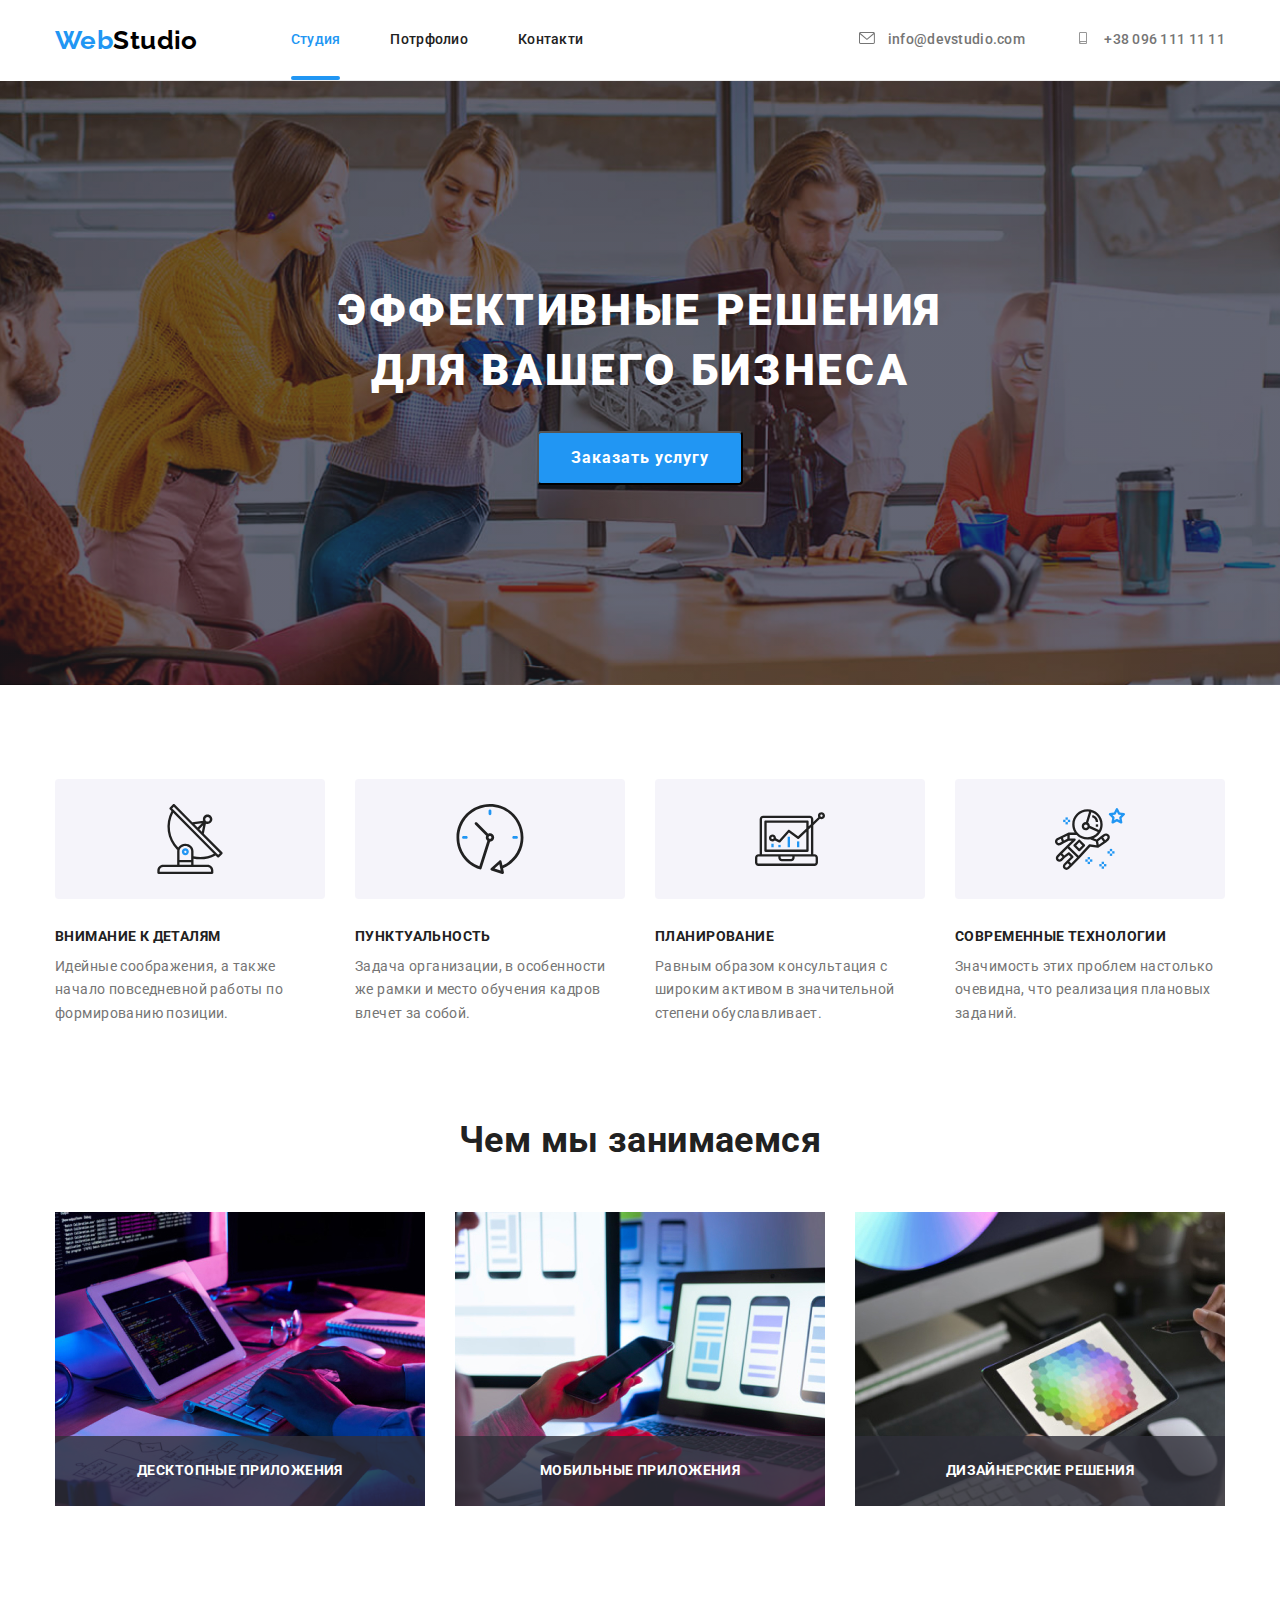
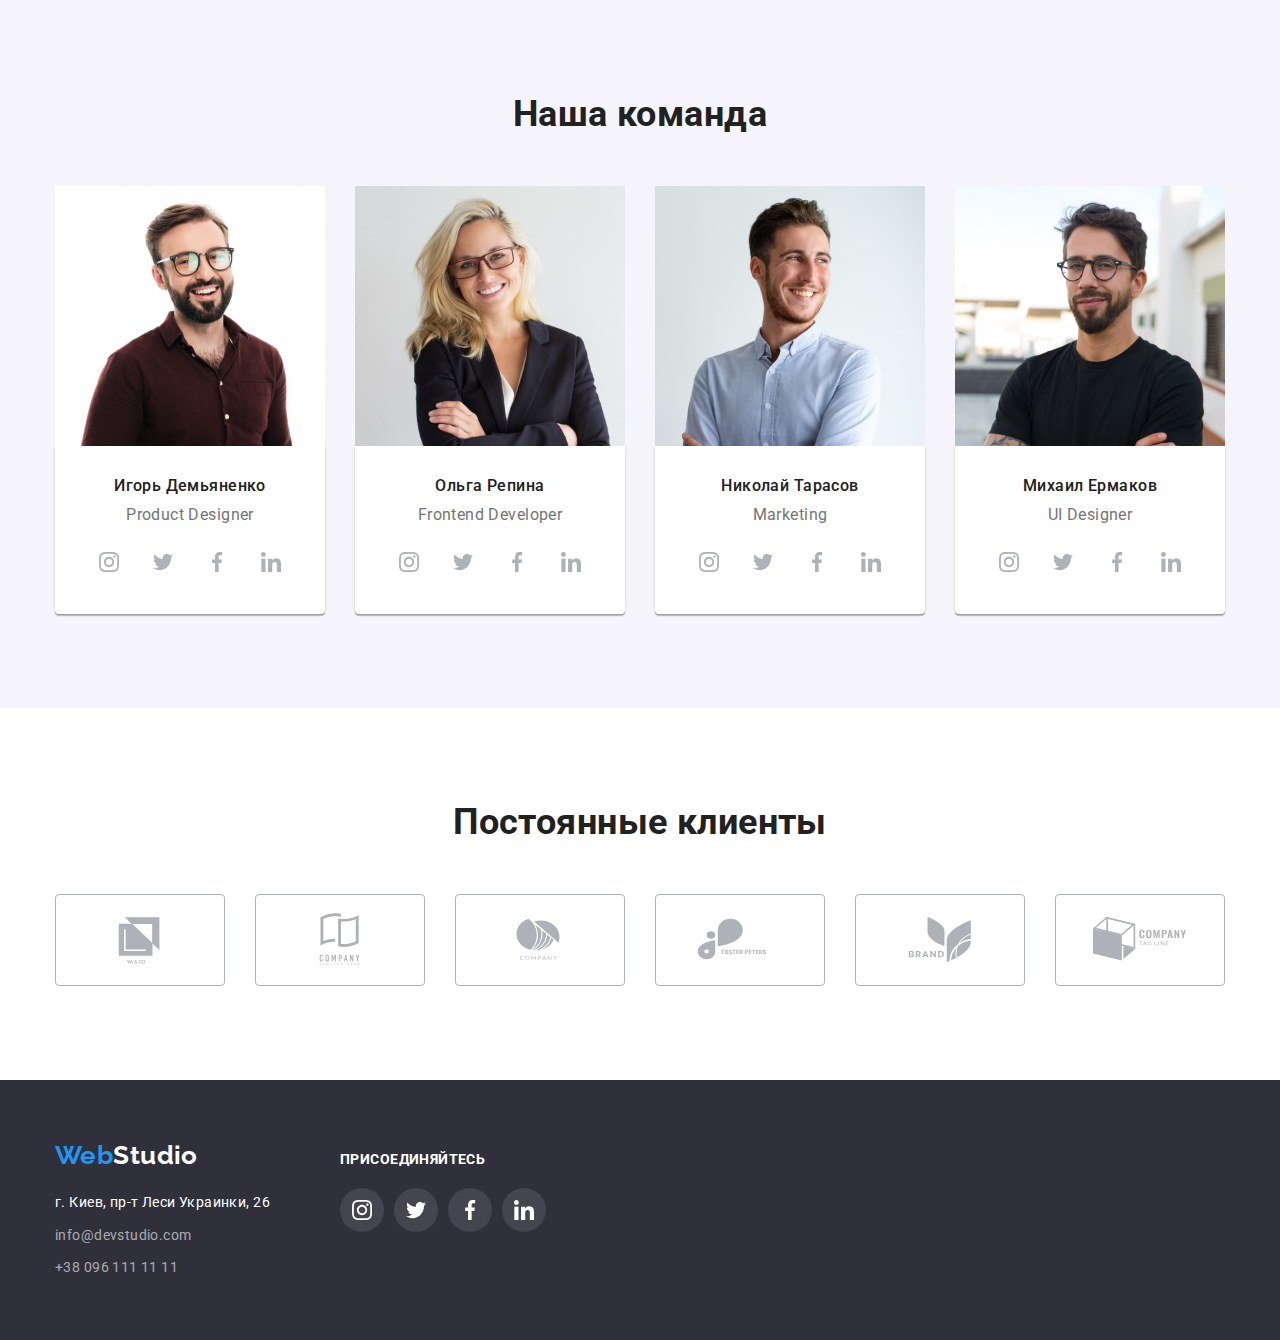
<file: index.html>
<!DOCTYPE html>
<html lang="ru">

<head>
    <meta charset="UTF-8">
    <meta http-equiv="X-UA-Compatible" content="IE=edge">
    <meta name="viewport" content="width=device-width, initial-scale=1.0">
    <title>Веб-студия</title>
    <link rel="preconnect" href="https://fonts.gstatic.com">
    <link href="https://fonts.googleapis.com/css2?family=Roboto:wght@400;500;700;900&display=swap" rel="stylesheet">
    <link rel="preconnect" href="https://fonts.gstatic.com">
    <link href="https://fonts.googleapis.com/css2?family=Raleway:wght@700&display=swap" rel="stylesheet">
    <link rel="stylesheet" href="https://cdnjs.cloudflare.com/ajax/libs/modern-normalize/1.0.0/modern-normalize.css">
    <link rel="stylesheet" href="./css/styles.css">


</head>

<body>
    <div class="container header-container">
        <header class="page-header">
            <nav class="site-nav">
                <a class="link logo-text logo" href="index.html">Web<span class="logo-item">Studio</span></a>
                <ul class="list list-nav">
                    <li class="menu-item"><a class="link link-accent link-after current" href="./index.html">Студия</a></li>
                    <li class="menu-item"><a class="link link-accent link-after" href="./portfolio.html">Потрфолио</a></li>
                    <li class="menu-item"><a class="link link-accent link-after" href="">Контакти</a></li>
                </ul>
            </nav>
            <div class="contacts-head">
                <ul class="list list-nav">
                    <li class="contact-item">
                        <a class="link link-accent link-address" href="mailto:info@devstudio.com">
                            <svg class="contacts-svg" width="16" height="12">
                                <use href="./images/icons/sprite.svg#icon-envelope-icon"></use>
                            </svg>
                            info@devstudio.com
                        </a>
                    </li>
                    <li class="contact-item">
                        <a class="link link-accent link-address" href="tel:+380961111111">
                            <svg class="contacts-svg" width="16" height="12">
                                <use href="./images/icons/sprite.svg#icon-smartphone-icon"></use>
                            </svg>
                            +38 096 111 11 11</a>
                    </li>
                </ul>
            </div>
        </header>
    </div>
    <main>
        <!-- секция шапка -->
        <section class="section-hero">
            <h1 class="main-title-text">Эффективные решения <br> для вашего бизнеса</h1>
            <button class="button-index" data-modal-open>Заказать услугу</button>
        </section>
        <!-- секция "наши преимущества". Позже заголовок Н2 будет скрыт -->
        <section class="section benefits">
            <div class="container">
                <h2 class="visually-hidden">Наши преимущества</h2>
                <ul class="list benefits-list card-set">
                    <li class="item benefits-item ben-antenna">
                        <h3 class="sub-title-text">Внимание к деталям</h3>
                        <p>Идейные соображения, а также начало повседневной работы по формированию позиции.</p>
                    </li>
                    <li class="item benefits-item ben-clock">
                        <h3 class="sub-title-text">Пунктуальность</h3>
                        <p>Задача организации, в особенности же рамки и место обучения кадров влечет за собой.</p>
                    </li>
                    <li class="item benefits-item ben-diag">
                        <h3 class="sub-title-text">Планирование</h3>
                        <p>Равным образом консультация с широким активом в значительной степени обуславливает.</p>
                    </li>
                    <li class="item benefits-item ben-ast">
                        <h3 class="sub-title-text">Современные технологии</h3>
                        <p>Значимость этих проблем настолько очевидна, что реализация плановых заданий.</p>
                    </li>
                </ul>
            </div>
        </section>
        <!-- секция "чем мы занимаемся" -->
        <section class="section">
            <div class="container">
                <h2 class="title-text">Чем мы занимаемся</h2>
                <ul class="list card-set">
                    <li class="item work-item">
                        <div class="work-item-types">
                        <img src="./images/specialization_photo/img1.jpg"
                            alt="Набор кода на клавиатуре" width="370" />
                            <div class="work-item-descript">
                            <p class="work-item-title">Десктопные приложения</p>
                            </div>
                            </div>
                    </li>
                    <li class="item work-item">
                        <div class="work-item-types">
                        <img src="./images/specialization_photo/img2.jpg"
                            alt="Розработка мобильного приложения" width="370" /> 
                            <div class="work-item-descript">
                                <p class="work-item-title">Мобильные приложения</p>
                            </div>
                            </div>
                        </li>
                    <li class="item work-item">
                        <div class="work-item-types">
                        <img src="./images/specialization_photo/img3.jpg"
                            alt="Цветовая палитра на планшете" width="370" />
                            <div class="work-item-descript">
                                <p class="work-item-title">Дизайнерские решения</p>
                            </div>
                            </div>
                    </li>
                </ul>
            </div>
        </section>
        <!-- секция "Наша команда" -->
        <section class="section team-section">
            <div class="container">
                <h2 class="title-text">Наша команда</h2>
                <ul class="list card-set">
                    <li class="item worker-item">
                        <img src="./images/team_photo/img1.jpg" alt="Игорь Демьяненко" width="270" />
                        <div class="worker-card">
                            <h3 class="team-name-text">Игорь Демьяненко</h3>
                            <p class="team-position-text" lang="en">Product Designer</p>
                            <ul class="list social-icons">
                                <li class="social-icons-item">
                                    <a href="" class="social-icons-link" target="_blank" rel="noopener noreferrer">
                                        <svg class="social-icons-svg">
                                            <use href="./images/icons/sprite.svg#icon-instagram"></use>
                                        </svg>
                                    </a>
                                </li>
                                <li class="social-icons-item">
                                    <a href="" class="social-icons-link" target="_blank" rel="noopener noreferrer">
                                        <svg class="social-icons-svg">
                                            <use href="./images/icons/sprite.svg#icon-twitter"></use>
                                        </svg>
                                    </a>
                                </li>
                                <li class="social-icons-item">
                                    <a href="" class="social-icons-link" target="_blank" rel="noopener noreferrer">
                                        <svg class="social-icons-svg">
                                            <use href="./images/icons/sprite.svg#icon-facebook"></use>
                                        </svg>
                                    </a>
                                </li>
                                <li class="social-icons-item">
                                    <a href="" class="social-icons-link" target="_blank" rel="noopener noreferrer">
                                        <svg class="social-icons-svg">
                                            <use href="./images/icons/sprite.svg#icon-linkedin"></use>
                                        </svg>
                                    </a>
                                </li>

                            </ul>
                        </div>
                    </li>
                    <li class="item worker-item">
                        <img src="./images/team_photo/img2.jpg" alt="Ольга Репина" width="270" />
                        <div class="worker-card">
                            <h3 class="team-name-text">Ольга Репина</h3>
                            <p class="team-position-text" lang="en">Frontend Developer</p>
                            <ul class="list social-icons">
                                <li class="social-icons-item">
                                    <a href="" class="social-icons-link" target="_blank" rel="noopener noreferrer">
                                        <svg class="social-icons-svg">
                                            <use href="./images/icons/sprite.svg#icon-instagram"></use>
                                        </svg>
                                    </a>
                                </li>
                                <li class="social-icons-item">
                                    <a href="" class="social-icons-link" target="_blank" rel="noopener noreferrer">
                                        <svg class="social-icons-svg">
                                            <use href="./images/icons/sprite.svg#icon-twitter"></use>
                                        </svg>
                                    </a>
                                </li>
                                <li class="social-icons-item">
                                    <a href="" class="social-icons-link" target="_blank" rel="noopener noreferrer">
                                        <svg class="social-icons-svg">
                                            <use href="./images/icons/sprite.svg#icon-facebook"></use>
                                        </svg>
                                    </a>
                                </li>
                                <li class="social-icons-item">
                                    <a href="" class="social-icons-link" target="_blank" rel="noopener noreferrer">
                                        <svg class="social-icons-svg">
                                            <use href="./images/icons/sprite.svg#icon-linkedin"></use>
                                        </svg>
                                    </a>
                                </li>

                            </ul>
                        </div>
                    </li>
                    <li class="item worker-item">
                        <img src="./images/team_photo/img3.jpg" alt="Николай Тарасов" width="270" />
                        <div class="worker-card">
                            <h3 class="team-name-text">Николай Тарасов</h3>
                            <p class="team-position-text" lang="en">Marketing</p>
                            <ul class="list social-icons">
                                <li class="social-icons-item">
                                    <a href="" class="social-icons-link" target="_blank" rel="noopener noreferrer">
                                        <svg class="social-icons-svg">
                                            <use href="./images/icons/sprite.svg#icon-instagram"></use>
                                        </svg>
                                    </a>
                                </li>
                                <li class="social-icons-item">
                                    <a href="" class="social-icons-link" target="_blank" rel="noopener noreferrer">
                                        <svg class="social-icons-svg">
                                            <use href="./images/icons/sprite.svg#icon-twitter"></use>
                                        </svg>
                                    </a>
                                </li>
                                <li class="social-icons-item">
                                    <a href="" class="social-icons-link" target="_blank" rel="noopener noreferrer">
                                        <svg class="social-icons-svg">
                                            <use href="./images/icons/sprite.svg#icon-facebook"></use>
                                        </svg>
                                    </a>
                                </li>
                                <li class="social-icons-item">
                                    <a href="" class="social-icons-link" target="_blank" rel="noopener noreferrer">
                                        <svg class="social-icons-svg">
                                            <use href="./images/icons/sprite.svg#icon-linkedin"></use>
                                        </svg>
                                    </a>
                                </li>

                            </ul>
                        </div>
                    </li>
                    <li class="item worker-item">
                        <img src="./images/team_photo/img4.jpg" alt="Михаил Ермаков" width="270" />
                        <div class="worker-card">
                            <h3 class="team-name-text">Михаил Ермаков</h3>
                            <p class="team-position-text" lang="en">UI Designer</p>
                            <ul class="list social-icons">
                                <li class="social-icons-item">
                                    <a href="" class="social-icons-link" target="_blank" rel="noopener noreferrer">
                                        <svg class="social-icons-svg">
                                            <use href="./images/icons/sprite.svg#icon-instagram"></use>
                                        </svg>
                                    </a>
                                </li>
                                <li class="social-icons-item">
                                    <a href="" class="social-icons-link" target="_blank" rel="noopener noreferrer">
                                        <svg class="social-icons-svg">
                                            <use href="./images/icons/sprite.svg#icon-twitter"></use>
                                        </svg>
                                    </a>
                                </li>
                                <li class="social-icons-item">
                                    <a href="" class="social-icons-link" target="_blank" rel="noopener noreferrer">
                                        <svg class="social-icons-svg">
                                            <use href="./images/icons/sprite.svg#icon-facebook"></use>
                                        </svg>
                                    </a>
                                </li>
                                <li class="social-icons-item">
                                    <a href="" class="social-icons-link" target="_blank" rel="noopener noreferrer">
                                        <svg class="social-icons-svg">
                                            <use href="./images/icons/sprite.svg#icon-linkedin"></use>
                                        </svg>
                                    </a>
                                </li>

                            </ul>
                        </div>
                    </li>
                </ul>
            </div>
        </section>
        <section class="section our-clients">
            <div class="container">
                <h2 class="title-text">Постоянные клиенты</h2>
                <ul class="list clients-list">
                    <li class="client-item">
                        <a href="" class="link clients-icons-link" target="_blank" rel="noopener noreferrer">
                            <svg class="clients-icons-svg">
                                <use href="./images/icons/sprite.svg#icon-logo1"></use>
                            </svg>
                        </a>
                    </li>
                    <li class="client-item">
                        <a href="" class="link clients-icons-link" target="_blank" rel="noopener noreferrer">
                            <svg class="clients-icons-svg">
                                <use href="./images/icons/sprite.svg#icon-logo2"></use>
                            </svg>
                        </a>
                    </li>
                    <li class="client-item">
                        <a href="" class="link clients-icons-link" target="_blank" rel="noopener noreferrer">
                            <svg class="clients-icons-svg">
                                <use href="./images/icons/sprite.svg#icon-logo3"></use>
                            </svg>
                        </a>
                    </li>
                    <li class="client-item">
                        <a href="" class="link clients-icons-link" target="_blank" rel="noopener noreferrer">
                            <svg class="clients-icons-svg">
                                <use href="./images/icons/sprite.svg#icon-logo4"></use>
                            </svg>
                        </a>
                    </li>
                    <li class="client-item">
                        <a href="" class="link clients-icons-link" target="_blank" rel="noopener noreferrer">
                            <svg class="clients-icons-svg">
                                <use href="./images/icons/sprite.svg#icon-logo5"></use>
                            </svg>
                        </a>
                    </li>
                    <li class="client-item">
                        <a href="" class="link clients-icons-link" target="_blank" rel="noopener noreferrer">
                            <svg class="clients-icons-svg">
                                <use href="./images/icons/sprite.svg#icon-logo6"></use>
                            </svg>
                        </a>
                    </li>


                </ul>

            </div>


        </section>
    </main>
    <footer>
        <div class="footer-section">
            <div class="container footer-container">
                <div class="contacts">
                    <a class="link logo-text logo-text-footer" href="index.html">Web<span
                            class="logo-item-white">Studio</span></a>
                    <address>
                        <ul class="list">
                            <li class="adress-in-foot-list">
                                <a class="link address-in-footer" href="https://goo.gl/maps/eZaEBdZkiq7512ZRA">г. Киев,
                                    пр-т
                                    Леси
                                    Украинки, 26</a>
                            </li>
                            <li class="adress-in-foot-list">
                                <a class="link address-in-footer-tr"
                                    href="mailto:info@devstudio.com">info@devstudio.com</a>
                            </li>
                            <li class="adress-in-foot-list">
                                <a class="link address-in-footer-tr" href="tel:+380961111111">+38 096 111 11 11</a>
                            </li>
                        </ul>
                    </address>
                </div>
                <div class="socials">
                    <p class="par-in-footer">присоединяйтесь</p>
                    <ul class="list social-icons social-icons-foot">
                        <li class="social-icons-item">
                            <a href="" class="social-icons-link social-icons-link-foot" target="_blank"
                                rel="noopener noreferrer">
                                <svg class="social-icons-svg social-icons-svg-foot">
                                    <use href="./images/icons/sprite.svg#icon-instagram"></use>
                                </svg>
                            </a>
                        </li>
                        <li class="social-icons-item">
                            <a href="" class="social-icons-link social-icons-link-foot" target="_blank"
                                rel="noopener noreferrer">
                                <svg class="social-icons-svg social-icons-svg-foot">
                                    <use href="./images/icons/sprite.svg#icon-twitter"></use>
                                </svg>
                            </a>
                        </li>
                        <li class="social-icons-item">
                            <a href="" class="social-icons-link social-icons-link-foot" target="_blank"
                                rel="noopener noreferrer">
                                <svg class="social-icons-svg social-icons-svg-foot">
                                    <use href="./images/icons/sprite.svg#icon-facebook"></use>
                                </svg>
                            </a>
                        </li>
                        <li class="social-icons-item">
                            <a href="" class="social-icons-link social-icons-link-foot" target="_blank"
                                rel="noopener noreferrer">
                                <svg class="social-icons-svg social-icons-svg-foot">
                                    <use href="./images/icons/sprite.svg#icon-linkedin"></use>
                                </svg>
                            </a>
                        </li>
                    </ul>
                </div>
            </div>
        </div>
    </footer>
    <div class="backdrop is-hidden" data-modal>
        <div class="modal">
            <button class="modal-button" data-modal-close>
            <svg class="close-modal-svg" width=18px height=18px>
                <use href="./images/icons/modals-icons/sprite-modal.svg#icon-close-black-icon"></use>
            </svg>
            </button>
        </div>
</div>
    <script src="./js/modal.js"></script>
</body>


</html>
</file>
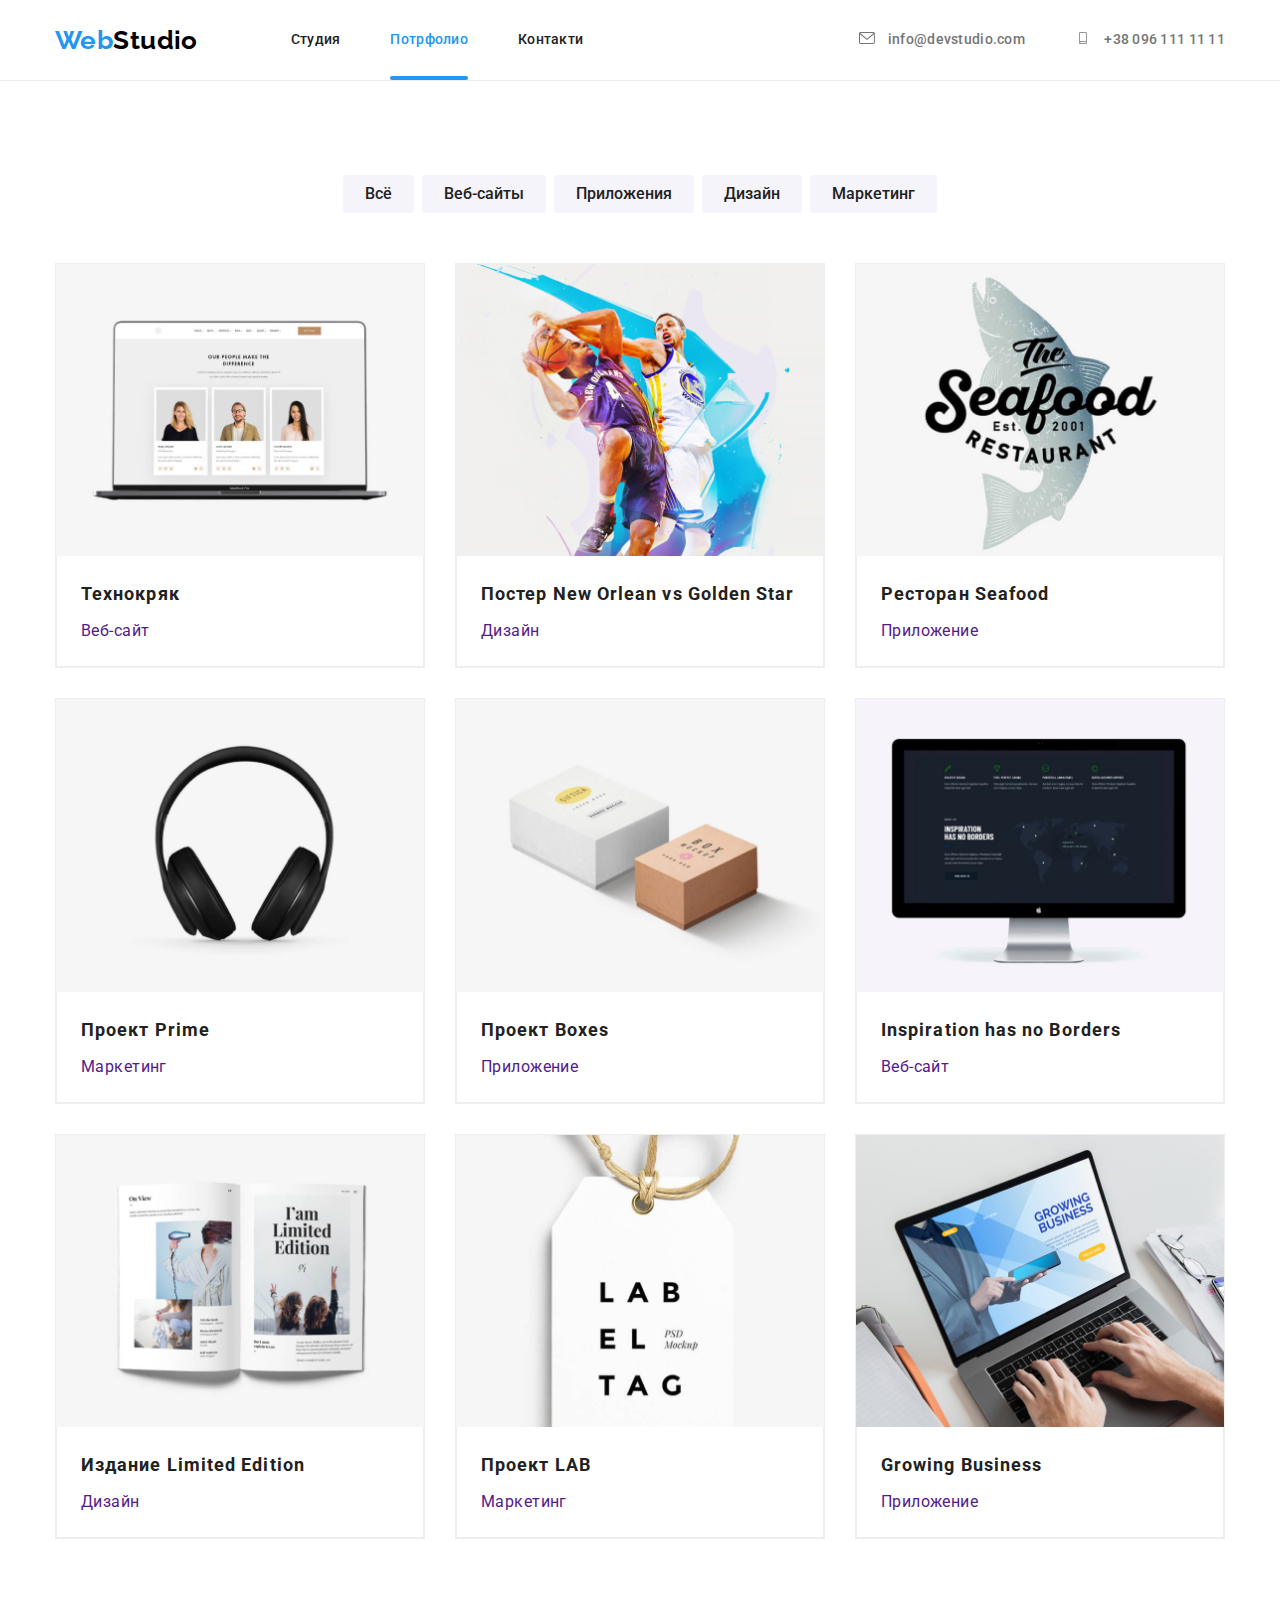
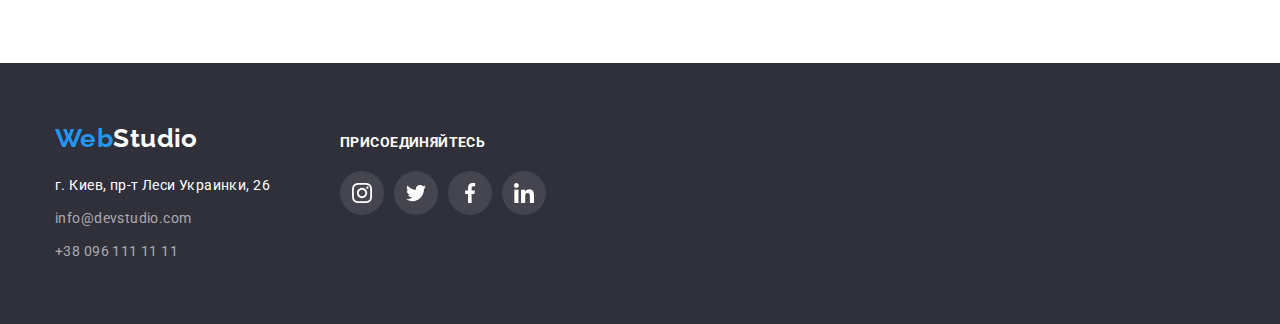
<file: portfolio.html>
<!DOCTYPE html>
<html lang="ru">

<head>
    <meta charset="UTF-8">
    <link rel="stylesheet" href="./css/styles.css" />
    <meta http-equiv="X-UA-Compatible" content="IE=edge">
    <meta name="viewport" content="width=device-width, initial-scale=1.0">
    <title>Портфолио</title>
    <link rel="preconnect" href="https://fonts.gstatic.com">
    <link
        href="https://fonts.googleapis.com/css2?family=Raleway:wght@700&family=Roboto:wght@400;500;700;900&display=swap"
        rel="stylesheet">
    <link rel="preconnect" href="https://fonts.gstatic.com">
    <link href="https://fonts.googleapis.com/css2?family=Raleway:wght@700&display=swap" rel="stylesheet">
    <link rel="stylesheet" href="https://cdnjs.cloudflare.com/ajax/libs/modern-normalize/1.0.0/modern-normalize.css">
    <link rel="stylesheet" href="./css/styles.css">
</head>

<body>
    <div class="header-container">
        <header class="container page-header">
            <nav class="site-nav">
                <a class="link logo-text logo" href="index.html">Web<span class="logo-item">Studio</span></a>
                <ul class="list list-nav">
                    <li class="menu-item"><a class="link link-accent link-after" href="./index.html">Студия</a></li>
                    <li class="menu-item"><a class="link link-accent link-after current" href="./portfolio.html">Потрфолио</a></li>
                    <li class="menu-item"><a class="link link-accent link-after" href="">Контакти</a></li>
                </ul>
            </nav>
            <div class="contacts-head">
                <ul class="list list-nav">
                    <li class="contact-item">
                        <a class="link link-accent link-address" href="mailto:info@devstudio.com">
                            <svg class="contacts-svg" width="16" height="12">
                                <use href="./images/icons/sprite.svg#icon-envelope-icon"></use>
                            </svg>
                            info@devstudio.com
                        </a>
                    </li>
                    <li class="contact-item">
                        <a class="link link-accent link-address" href="tel:+380961111111">
                            <svg class="contacts-svg" width="16" height="12">
                                <use href="./images/icons/sprite.svg#icon-smartphone-icon"></use>
                            </svg>
                            +38 096 111 11 11</a>
                    </li>
                </ul>
            </div>
        </header>
    </div>
    <main>
        <!-- Секция видов работ -->

        <section class="section">
            <div class="container">
                <h1 class="visually-hidden">
                    Виды нашей деятельности
                </h1>

                <ul class="list work-types work-nav ">
                    <li class="work-type-item"><button type="button" class="button-portfolio">Всё</button></li>
                    <li class="work-type-item"><button type="button" class="button-portfolio">Веб-сайты</button>
                    </li>
                    <li class="work-type-item"><button type="button" class="button-portfolio">Приложения</button>
                    </li>
                    <li class="work-type-item"><button type="button" class="button-portfolio">Дизайн</button></li>
                    <li class="work-type-item"><button type="button" class="button-portfolio">Маркетинг</button>
                    </li>
                </ul>
                <ul class="list project-list card-set">
                    <li class="item project-item">
                        <div class="portfolio-shadow">
                        <a href="" class="project-link">
                        <div class="project-thumb">
                        <img src="./images/projects-photo/img1.jpg" alt="Страница веб-сайта Технокряк" width=370>
                    <div class="card-thumb-text">
                        <p class="text">
                            Технокряк это современная площадка распространения
                            коронавируса. Компании используют эту платформу для
                            цифрового шпионажа и атак на защищённые сервера
                            конкурентов.
                        </p>
                    </div>
                    </div>
                    <div class="card">
                        <h2 class="project-name">Технокряк</h2>
                        <p class="project-type">Веб-сайт</p>
                    </div>
                    </a>
                    </div>
                    </li>
                    <li class="item project-item">
                        <div class="portfolio-shadow">
                            <a href="" class="project-link">
                                <div class="project-thumb">
                                    <img src="./images/projects-photo/img2.jpg" alt="Постер New Orlean vs Golden Star" width=370>
                                    <div class="card-thumb-text">
                                        <p class="text">
                                            Технокряк это современная площадка распространения
                                            коронавируса. Компании используют эту платформу для
                                            цифрового шпионажа и атак на защищённые сервера
                                            конкурентов.
                                        </p>
                                    </div>
                                </div>
                                <div class="card">
                                    <h2 class="project-name">Постер <span lang="en">New Orlean vs Golden Star</span></h2>
                                    <p class="project-type">Дизайн</p>
                                </div>
                    
                            </a>
                        </div>
                    </li>
                    <li class="item project-item">
                        <div class="portfolio-shadow">
                            <a href="" class="project-link">
                                <div class="project-thumb">
                                    <img src="./images/projects-photo/img3.jpg" alt="Ресторан Seafood" width=370>
                                    <div class="card-thumb-text">
                                        <p class="text">
                                            Технокряк это современная площадка распространения
                                            коронавируса. Компании используют эту платформу для
                                            цифрового шпионажа и атак на защищённые сервера
                                            конкурентов.
                                        </p>
                                    </div>
                                </div>
                                <div class="card">
                                    <h2 class="project-name">Ресторан <span lang="en">Seafood</span></h2>
                                    <p class="project-type">Приложение</p>
                                </div>
                            </a>
                        </div>
                    </li>
                    <li class="item project-item">
                        <div class="portfolio-shadow">
                            <a href="" class="project-link">
                                <div class="project-thumb">
                                    <img src="./images/projects-photo/img4.jpg" alt="Фото Проект Prime" width=370>
                                    <div class="card-thumb-text">
                                        <p class="text">
                                            Технокряк это современная площадка распространения
                                            коронавируса. Компании используют эту платформу для
                                            цифрового шпионажа и атак на защищённые сервера
                                            конкурентов.
                                        </p>
                                    </div>
                                </div>
                                <div class="card">
                                    <h2 class="project-name">Проект <span lang="en">Prime</span></h2>
                                    <p class="project-type">Маркетинг</p>
                                </div>
                            </a>
                        </div>
                    </li>
                    <li class="item project-item">
                        <div class="portfolio-shadow">
                            <a href="" class="project-link">
                                <div class="project-thumb">
                                    <img src="./images/projects-photo/img5.jpg" alt="Фото Проект Boxes" width=370>
                                    <div class="card-thumb-text">
                                        <p class="text">
                                            Технокряк это современная площадка распространения
                                            коронавируса. Компании используют эту платформу для
                                            цифрового шпионажа и атак на защищённые сервера
                                            конкурентов.
                                        </p>
                                    </div>
                                </div>
                                <div class="card">
                                    <h2 class="project-name">Проект <span lang="en">Boxes</span></h2>
                                    <p class="project-type">Приложение</p>
                                </div>
                            </a>
                        </div>
                    </li>
                    <li class="item project-item">
                        <div class="portfolio-shadow">
                        <a href="" class="project-link">
                            <div class="project-thumb">
                            <img src="./images/projects-photo/img6.jpg" alt="Фото веб-сайта Inspiration has no Borders"
                            width=370>
                            <div class="card-thumb-text">
                                <p class="text">
                                    Технокряк это современная площадка распространения
                                    коронавируса. Компании используют эту платформу для
                                    цифрового шпионажа и атак на защищённые сервера
                                    конкурентов.
                                </p>
                            </div>
                            </div>
                        <div class="card">
                            <h2 class="project-name" lang="en">Inspiration has no Borders</h2>
                            <p class="project-type">Веб-сайт</p>
                        </div>
                        
                        </a>
                        </div>
                    </li>
                    <li class="item project-item">
                        <div class="portfolio-shadow">
                        <a href="" class="project-link">
                            <div class="project-thumb">
                            <img src="./images/projects-photo/img7.jpg" alt="Фото Издание Limited Edition" width=370>
                        <div class="card-thumb-text">
                            <p class="text">
                                Технокряк это современная площадка распространения
                                коронавируса. Компании используют эту платформу для
                                цифрового шпионажа и атак на защищённые сервера
                                конкурентов.
                            </p>
                        </div>
                        </div>
                            <div class="card">
                            <h2 class="project-name">Издание <span lang="en">Limited Edition</span></h2>
                            <p class="project-type">Дизайн</p>
                        </div>
                        </a>
                        </div>
                    </li>
                    <li class="item project-item">
                        <div class="portfolio-shadow">
                        <a href="" class="project-link">
                            <div class="project-thumb">
                            <img src="./images/projects-photo/img8.jpg" alt="Фото Проект LAB" width=370>
                    <div class="card-thumb-text">
                        <p class="text">
                            Технокряк это современная площадка распространения
                            коронавируса. Компании используют эту платформу для
                            цифрового шпионажа и атак на защищённые сервера
                            конкурентов.
                        </p>
                    </div>
                        </div>
                            <div class="card">
                            <h2 class="project-name">Проект <span lang="en">LAB</span></h2>
                            <p class="project-type">Маркетинг</p>
                        </div>
                        </a>
                        </div>
                    </li>
                    <li class="item project-item">
                        <div class="portfolio-shadow">
                        <a href="" class="project-link">
                            <div class="project-thumb">
                            <img src="./images/projects-photo/img9.jpg" alt="Фото Growing Business" width=370>
                        <div class="card-thumb-text">
                            <p class="text">
                                Технокряк это современная площадка распространения
                                коронавируса. Компании используют эту платформу для
                                цифрового шпионажа и атак на защищённые сервера
                                конкурентов.
                            </p>
                        </div>
                        </div>
                            <div class="card">
                            <h2 class="project-name" lang="en">Growing Business</h2>
                            <p class="project-type">Приложение</p>
                        </div>
                        </a>
                        </div>
                    </li>
                </ul>
            </div>
        </section>

    </main>

    <footer>
        <div class="footer-section">
            <div class="container footer-container">
                <div class="contacts">
                    <a class="link logo-text logo-text-footer" href="index.html">Web<span
                            class="logo-item-white">Studio</span></a>
                    <address>
                        <ul class="list">
                            <li class="adress-in-foot-list">
                                <a class="link address-in-footer" href="https://goo.gl/maps/eZaEBdZkiq7512ZRA">г. Киев,
                                    пр-т
                                    Леси
                                    Украинки, 26</a>
                            </li>
                            <li class="adress-in-foot-list">
                                <a class="link address-in-footer-tr"
                                    href="mailto:info@devstudio.com">info@devstudio.com</a>
                            </li>
                            <li class="adress-in-foot-list">
                                <a class="link address-in-footer-tr" href="tel:+380961111111">+38 096 111 11 11</a>
                            </li>
                        </ul>
                    </address>
                </div>
                <div class="socials">
                    <p class="par-in-footer">присоединяйтесь</p>
                    <ul class="list social-icons social-icons-foot">
                        <li class="social-icons-item">
                            <a href="" class="social-icons-link social-icons-link-foot" target="_blank"
                                rel="noopener noreferrer">
                                <svg class="social-icons-svg social-icons-svg-foot">
                                    <use href="./images/icons/sprite.svg#icon-instagram"></use>
                                </svg>
                            </a>
                        </li>
                        <li class="social-icons-item">
                            <a href="" class="social-icons-link social-icons-link-foot" target="_blank"
                                rel="noopener noreferrer">
                                <svg class="social-icons-svg social-icons-svg-foot">
                                    <use href="./images/icons/sprite.svg#icon-twitter"></use>
                                </svg>
                            </a>
                        </li>
                        <li class="social-icons-item">
                            <a href="" class="social-icons-link social-icons-link-foot" target="_blank"
                                rel="noopener noreferrer">
                                <svg class="social-icons-svg social-icons-svg-foot">
                                    <use href="./images/icons/sprite.svg#icon-facebook"></use>
                                </svg>
                            </a>
                        </li>
                        <li class="social-icons-item">
                            <a href="" class="social-icons-link social-icons-link-foot" target="_blank"
                                rel="noopener noreferrer">
                                <svg class="social-icons-svg social-icons-svg-foot">
                                    <use href="./images/icons/sprite.svg#icon-linkedin"></use>
                                </svg>
                            </a>
                        </li>
                    </ul>
                </div>
            </div>
        </div>
    </footer>
</body>

</html>
</file>
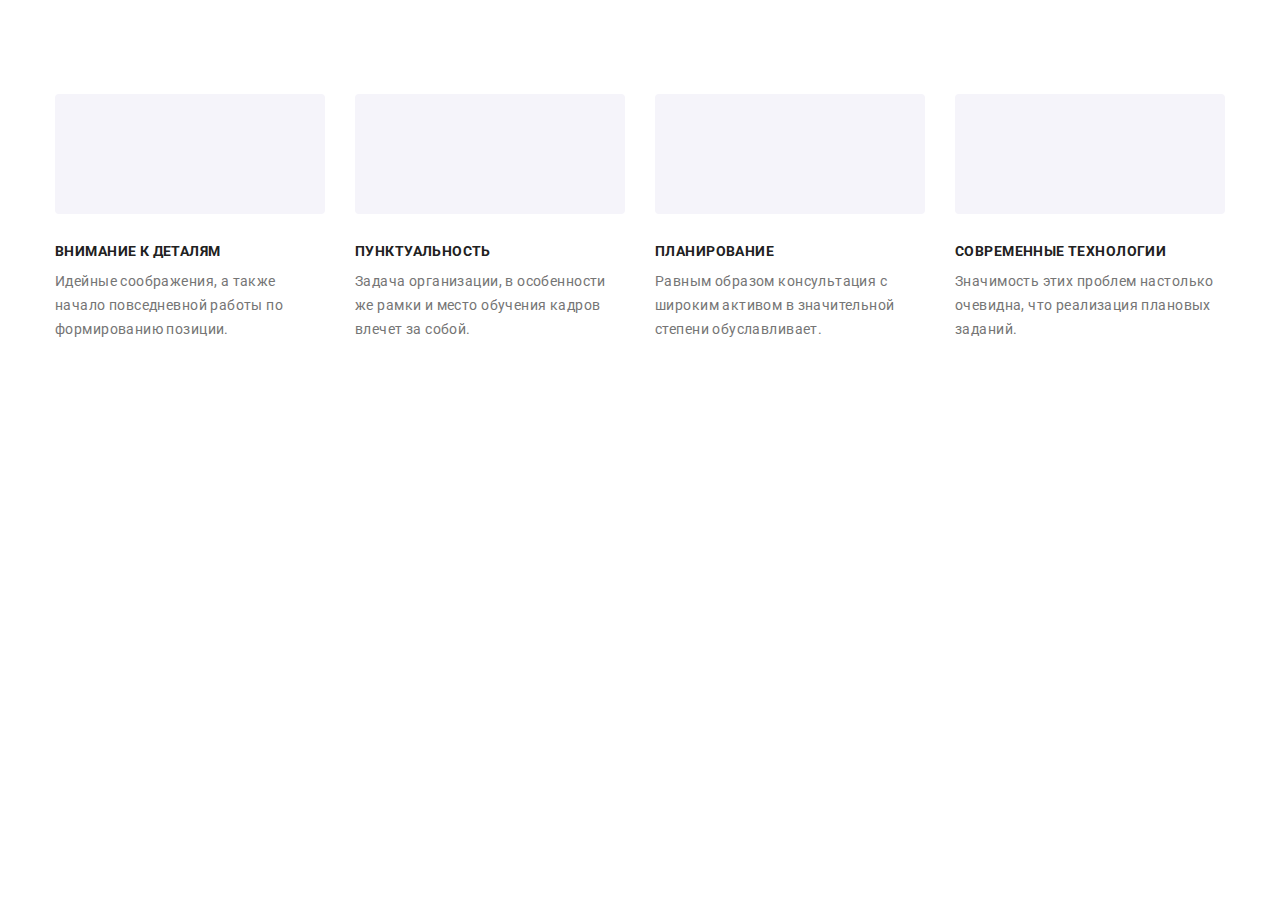
<file: test.html>
<!DOCTYPE html>
<html lang="en">

<head>
    <meta charset="UTF-8">
    <meta http-equiv="X-UA-Compatible" content="IE=edge">
    <meta name="viewport" content="width=device-width, initial-scale=1.0">
    <title>Веб-студия</title>
    <link rel="preconnect" href="https://fonts.gstatic.com">
    <link href="https://fonts.googleapis.com/css2?family=Roboto:wght@400;500;700;900&display=swap" rel="stylesheet">
    <link rel="preconnect" href="https://fonts.gstatic.com">
    <link href="https://fonts.googleapis.com/css2?family=Raleway:wght@700&display=swap" rel="stylesheet">
    <link rel="stylesheet" href="https://cdnjs.cloudflare.com/ajax/libs/modern-normalize/1.0.0/modern-normalize.css">
    <link rel="stylesheet" href="./css/styles.css">

</head>

<body>
        <section class="section benefits">
            <div class="container">
                <h2 class="visually-hidden">Наши преимущества</h2>
                <ul class="list benefits-list card-set">
                    <li class="item benefits-item">
                        <h3 class="sub-title-text">Внимание к деталям</h3>
                        <p>Идейные соображения, а также начало повседневной работы по формированию позиции.</p>
                    </li>
                    <li class="item benefits-item">
                        <h3 class="sub-title-text">Пунктуальность</h3>
                        <p>Задача организации, в особенности же рамки и место обучения кадров влечет за собой.</p>
                    </li>
                    <li class="item benefits-item">
                        <h3 class="sub-title-text">Планирование</h3>
                        <p>Равным образом консультация с широким активом в значительной степени обуславливает.</p>
                    </li>
                    <li class="item benefits-item">
                        <h3 class="sub-title-text">Современные технологии</h3>
                        <p>Значимость этих проблем настолько очевидна, что реализация плановых заданий.</p>
                    </li>
                </ul>
            </div>
        </section>

    
</body>

</html>
</file>
<file: css/styles.css>
:root {
  --main-font: 'Roboto', sans-serif;
  --logo-font: 'Raleway', sans-serif;
  --main-text-color: #212121;
  --alter-text-color: #ffffff;
  --parag-text-color: #757575;
  --hov-color: #2196f3;
  --dark-backgr-color: #2f303a;
  --button-backgr-color: #f5f4fa;
  --icons-color: #afb1b8;
  --hov-link-color: #ffffff;
  --modal-bg-col: rgba(0, 0, 0, 0.2);
}

body {
  font-family: var(--main-font);
  font-size: 14px;
  line-height: 1.71;
  letter-spacing: 0.03em;
  color: var(--parag-text-color);
}
h1,
h2,
h3,
h4 {
  margin-top: 0;
}
p {
  margin-top: 0;
  margin-bottom: 0;
}
img {
  display: block;
  max-width: 100%;
  height: auto;
}
.container {
  margin-left: auto;
  margin-right: auto;
  width: 1200px;
  padding-left: 15px;
  padding-right: 15px;

  /* убрать */
  /* outline: 2px solid tomato; */
}

.list {
  list-style: none;
  margin: 0;
  padding-left: 0;
}
.page-header {
  display: flex;
  align-items: center;
  justify-content: flex-start;
  height: 80px;
  justify-content: center;
}
.header-container {
  border-bottom: 1px solid #ececec;
}

.site-nav {
  display: flex;
  align-items: center;
  margin-right: auto;
}
.list-nav {
  display: inline-flex;
}

.page-header {
  justify-content: flex-start;
}

.contact-item {
  margin-right: 50px;
}
.contact-item:last-child {
  margin-right: 0;
}

.menu-item {
  margin-right: 50px;
  position: relative;
}
.menu-item:last-child {
  margin-right: 0;
}
.logo {
  margin-right: 93px;
}

.link {
  color: inherit;
  text-decoration: none;
  font-style: normal;
  display: block;
}
.link-accent {
  font-weight: 500;
  font-size: 14px;
  line-height: 1.14;
  letter-spacing: 0.02em;
  padding-top: 32px;
  padding-bottom: 32px;

  color: var(--main-text-color);

  transition: color 250ms cubic-bezier(0.4, 0, 0.2, 1);
}
.link-accent:hover,
.link-accent:focus {
  color: var(--hov-color);
}

.link-after.current::after {
  opacity: 1;
  color: var(--hov-color);
}

.link-after::after {
  content: '';
  display: block;
  position: absolute;
  width: 100%;
  height: 4px;
  bottom: 0px;
  background: var(--hov-color);
  border-radius: 2px;
  opacity: 0;
}

.link-after.current::after {
  opacity: 1;
}
.current {
  color: var(--hov-color);
}
.link-address {
  color: var(--parag-text-color);
}

.list {
  list-style: none;
}

.logo-text {
  font-family: 'Raleway', sans-serif;
  font-weight: bold;
  font-size: 26px;
  line-height: 1.19;
  color: #2196f3;
}
.logo-item {
  color: #000000;
}
.contacts-head {
  display: flex;
  align-items: center;
  justify-content: center;
}
.contacts-svg {
  margin-right: 10px;
  fill: currentColor;
}
.button-index {
  font-weight: bold;
  font-size: 16px;
  line-height: 1.87;
  text-align: center;
  letter-spacing: 0.06em;
  margin-top: 30px;
  border-radius: 4px;
  cursor: pointer;
  padding-top: 10px;
  padding-bottom: 10px;
  padding-right: 32px;
  padding-left: 32px;

  color: var(--alter-text-color);
  background-color: var(--hov-color);
}
.main-title-text {
  font-weight: 900;
  font-size: 44px;
  line-height: 1.36;
  text-align: center;
  letter-spacing: 0.06em;
  text-transform: uppercase;
  margin-bottom: 0;
  color: var(--alter-text-color);
}

.title-text {
  font-size: 36px;
  line-height: 1.16;
  text-align: center;
  margin-bottom: 50px;
  color: var(--main-text-color);
}

.sub-title-text {
  line-height: 1.14;
  text-transform: uppercase;
  font-size: 14px;
  margin-bottom: 10px;
  color: var(--main-text-color);
}
.visually-hidden {
  position: absolute !important;
  clip: rect(1px 1px 1px 1px);
  clip: rect(1px, 1px, 1px, 1px);
  padding: 0 !important;
  border: 0 !important;
  height: 1px !important;
  width: 1px !important;
  overflow: hidden;
}
.section-hero {
  background-color: var(--dark-backgr-color);
  max-width: 1600px;
  min-height: 600px;
  margin-left: auto;
  margin-right: auto;
  padding-bottom: 200px;
  padding-top: 200px;
  text-align: center;

  background-image: linear-gradient(
      to right,
      rgba(47, 48, 58, 0.4),
      rgba(47, 48, 58, 0.4)
    ),
    url(../images/hero-bg-photo/hero-photo.jpg);

  background-repeat: no-repeat;
  background-position: center;
  /* background-size: 100% 100%; */
  background-size: cover;
}

.section {
  padding-top: 94px;
  padding-bottom: 94px;
}

.benefits {
  padding-bottom: 0;
}
.card-set {
  display: flex;
  flex-wrap: wrap;
  margin-left: -30px;
}
.item {
  margin-left: 30px;
}

.benefits-item {
  flex-basis: calc((100% - 4 * 30px) / 4);
}
.benefits-item::before {
  display: block;
  content: '';
  height: 120px;
  background-repeat: no-repeat;
  background-position: center;
  background-size: 70px 70px;
  background-color: var(--button-backgr-color);
  border-radius: 4px;
  margin-bottom: 30px;

  /* outline: 1px solid green; */
}
.ben-antenna::before {
  background-image: url(../images/icons/feture-icons/antenna1.svg);
}
.ben-clock::before {
  background-image: url(../images/icons/feture-icons/clock1.svg);
}
.ben-diag::before {
  background-image: url(../images/icons/feture-icons/diagram1.svg);
}
.ben-ast::before {
  background-image: url(../images/icons/feture-icons/astronaut1.svg);
}
.work-item {
  flex-basis: calc((100% - 3 * 30px) / 3);
}
.worker-item {
  flex-basis: calc((100% - 4 * 30px) / 4);
}
.work-item-types {
  position: relative;
  display: flex;
}
.work-item-descript {
  position: absolute;
  width: 370px;
  height: 70px;
  bottom: 0;
  display: flex;
  justify-content: center;
  align-items: center;

  background: rgba(47, 48, 58, 0.8);
}
.work-item-title {
  font-weight: bold;
  font-size: 14px;
  line-height: 1.14;
  text-align: center;
  justify-content: center;
  text-transform: uppercase;

  color: var(--hov-link-color);
}

/* team-section */
.team-section {
  background: var(--button-backgr-color);
}
.team-name-text {
  font-weight: 500;
  font-size: 16px;
  line-height: 1.19;
  text-align: center;
  margin-bottom: 10px;
  color: var(--main-text-color);
}
.team-position-text {
  font-size: 16px;
  line-height: 1.19;
  text-align: center;
}
.worker-card {
  padding-bottom: 30px;
  padding-top: 30px;
  background: #ffffff;
  box-shadow: 0px 1px 3px rgba(0, 0, 0, 0.12), 0px 1px 1px rgba(0, 0, 0, 0.14),
    0px 2px 1px rgba(0, 0, 0, 0.2);
  border-radius: 0px 0px 4px 4px;
}
.social-icons {
  display: flex;
  justify-content: center;
  align-items: center;
  margin-top: 16px;
}
.social-icons-item {
  fill: var(--icons-color);
}
.social-icons-item:not(:last-child) {
  margin-right: 10px;
}

.social-icons-link {
  display: flex;
  justify-content: center;
  align-items: center;
  border-radius: 50%;
  width: 44px;
  height: 44px;
  transition: background-color 250ms cubic-bezier(0.4, 0, 0.2, 1);
}
.social-icons-link:hover,
.social-icons-link:focus {
  background-color: var(--hov-color);
}
.social-icons-link:hover .social-icons-svg,
.social-icons-link:focus .social-icons-svg {
  fill: var(--hov-link-color);
}
.social-icons-svg {
  width: 20px;
  height: 20px;
  fill: var(--icons-color);
  transition: fill 250ms cubic-bezier(0.4, 0, 0.2, 1);
}
.clients-list {
  display: flex;
  justify-content: center;
  align-items: center;
}
.client-item {
  width: 170px;
  height: 92px;
}

.clients-item:hover,
.clients-item:focus {
  border-color: var(--hov-color);
}
.client-item:not(:last-child) {
  margin-right: 30px;
}

.clients-icons-link {
  display: flex;
  width: 100%;
  height: 100%;
  justify-content: center;
  align-items: center;
  border: 1px solid #afb1b8;
  border-radius: 4px;
  transition: border-color 250ms cubic-bezier(0.4, 0, 0.2, 1);
}
.clients-icons-link:hover,
.clients-icons-link:focus {
  border-color: var(--hov-color);
}

.clients-icons-svg {
  width: 106px;
  height: 60px;
  fill: var(--icons-color);
  transition: fill 250ms cubic-bezier(0.4, 0, 0.2, 1);
}
.clients-icons-link:hover .clients-icons-svg,
.clients-icons-link:focus .clients-icons-svg {
  fill: var(--hov-color);
}

/* модалка */

.backdrop {
  position: fixed;
  left: 0;
  top: 0;
  width: 100%;
  height: 100%;
  background-color: var(--modal-bg-col);
  opacity: 1;

  transition: opacity 250ms cubic-bezier(0.4, 0, 0.2, 1);
}
.backdrop.is-hidden {
  opacity: 0;
  visibility: hidden;
  pointer-events: none;
  transform: scale(0.6);
  transition: opacity 250ms cubic-bezier(0.4, 0, 0.2, 1),
    transform 250ms cubic-bezier(0.4, 0, 0.2, 1),
    visibility 250ms cubic-bezier(0.4, 0, 0.2, 1);
}

.backdrop.is-hidden .modal {
  transform: translate(-50%, -50%) scale(0.1),
    visibility 250ms cubic-bezier(0.4, 0, 0.2, 1);
  transition: transform 250ms cubic-bezier(0.4, 0, 0.2, 1);
}
.modal {
  position: absolute;
  top: 50%;
  left: 50%;
  transform: translate(-50%, -50%) scale(1);
  transition: transform 250ms cubic-bezier(0.4, 0, 0.2, 1);
  min-width: 528px;
  min-height: 581px;
  background-color: var(--alter-text-color);
  box-shadow: 0px 1px 3px rgba(0, 0, 0, 0.12), 0px 1px 1px rgba(0, 0, 0, 0.14),
    0px 2px 1px rgba(0, 0, 0, 0.2);
  border-radius: 4px;
}
.modal-button {
  display: flex;
  justify-content: center;
  align-items: center;
  margin-top: 8px;
  margin-right: 8px;
  margin-left: auto;
  width: 30px;
  height: 30px;
  border: 1px solid rgba(189, 92, 92, 0.1);
  border-radius: 50%;
  cursor: pointer;
  background-color: var(--alter-text-color);
  color: #000000;
}
.close-modal-svg {
  position: absolute;
  fill: #000000;
  cursor: pointer;
}

/* page Portfolio */
.button-portfolio {
  font-weight: 500;
  font-size: 16px;
  line-height: 1.62;
  text-align: center;
  padding: 6px 22px;
  border-radius: 4px;
  border: none;
  cursor: pointer;
  color: var(--main-text-color);
  background-color: var(--button-backgr-color);

  transition: background-color 250ms cubic-bezier(0.4, 0, 0.2, 1),
    color 250ms cubic-bezier(0.4, 0, 0.2, 1);
}
.button-portfolio:hover,
.button-portfolio:focus {
  color: var(--alter-text-color);
  background-color: var(--hov-color);
}
.work-type-item {
  margin-left: 0;
  margin-right: 8px;
  margin-top: 0;
  margin-bottom: 0;
  padding: 0;
}

.work-type-item:last-child {
  margin-right: 0;
}

.work-types {
  display: flex;
  justify-content: center;
}

.work-nav {
  margin-bottom: 50px;
}

.project-name {
  font-size: 18px;
  line-height: 2;
  letter-spacing: 0.06em;
  margin-bottom: 4px;
  color: var(--main-text-color);
}
.project-item {
  flex-basis: calc((100% - 3 * 30px) / 3);
  margin-bottom: 30px;
}
.project-type {
  font-size: 16px;
  line-height: 1.87;
}

.project-thumb {
  position: relative;
  display: flex;
  justify-content: center;
  align-items: center;
  overflow: hidden;
}
.card-thumb-text .text {
  font-size: 18px;
  line-height: 1.56;
  letter-spacing: 0.03em;
  color: var(--hov-link-color);
}

.card-thumb-text {
  position: absolute;
  display: flex;
  align-items: center;
  padding-left: 24px;
  padding-right: 24px;
  width: 100%;
  height: 100%;
  background: rgba(33, 150, 243, 0.9);
  opacity: 0;
  transform: translateY(100%);
  transition: transform 250ms cubic-bezier(0.4, 0, 0.2, 1),
    opacity 250ms cubic-bezier(0.4, 0, 0.2, 1);
  pointer-events: none;
}
.project-link:hover .card-thumb-text,
.project-link:focus .card-thumb-text {
  opacity: 1;
  transform: translateY(0%);
}
.card {
  padding-right: 24px;
  padding-left: 24px;
  padding-bottom: 20px;
  padding-top: 20px;
  background: #ffffff;
  border: 1px solid #eeeeee;
  border-top: 0;
}
.project-link {
  text-decoration: none;
}
.portfolio-shadow {
  background: #ffffff;
  box-sizing: border-box;
  border: 1px solid #eeeeee;
  transition: box-shadow 250ms cubic-bezier(0.4, 0, 0.2, 1);
}
.portfolio-shadow:hover,
.portfolio-shadow:focus {
  border: 1px solid #eeeeee;
  box-sizing: border-box;
  box-shadow: 0px 1px 1px rgba(0, 0, 0, 0.12), 0px 4px 4px rgba(0, 0, 0, 0.06),
    1px 4px 6px rgba(0, 0, 0, 0.16);
}

.footer-section {
  max-width: 1600px;
  margin-left: auto;
  margin-right: auto;
  padding-bottom: 60px;
  padding-top: 60px;

  background-color: var(--dark-backgr-color);
}
.footer-container {
  display: flex;
}

.par-in-footer {
  text-transform: uppercase;
  font-weight: bold;
  font-size: 14px;
  line-height: 1.14;
  letter-spacing: 0.03em;

  color: var(--alter-text-color);
}
.socials {
  align-items: center;
  justify-content: center;
  margin-left: 70px;
  padding-top: 12px;
}

.social-icons-foot {
  margin-top: 20px;
}
.social-icons-link-foot {
  background: rgba(255, 255, 255, 0.1);
}

.social-icons-svg-foot {
  fill: var(--hov-link-color);
}

.logo-text-footer {
  margin-bottom: 20px;
}
.logo-item-white {
  color: var(--alter-text-color);
}
.address-in-footer {
  color: var(--alter-text-color);
  transition: color 250ms cubic-bezier(0.4, 0, 0.2, 1);
}

.address-in-footer:hover,
.address-in-footer:focus {
  color: var(--hov-color);
}
.address-in-footer-tr {
  color: rgba(255, 255, 255, 0.6);
  transition: color 250ms cubic-bezier(0.4, 0, 0.2, 1);
}
.address-in-footer-tr:hover,
.address-in-footer-tr:focus {
  color: var(--hov-color);
}
.adress-in-foot-list {
  margin-bottom: 9px;
}
.adress-in-foot-list:last-child {
  margin-bottom: 0;
}
</file>
